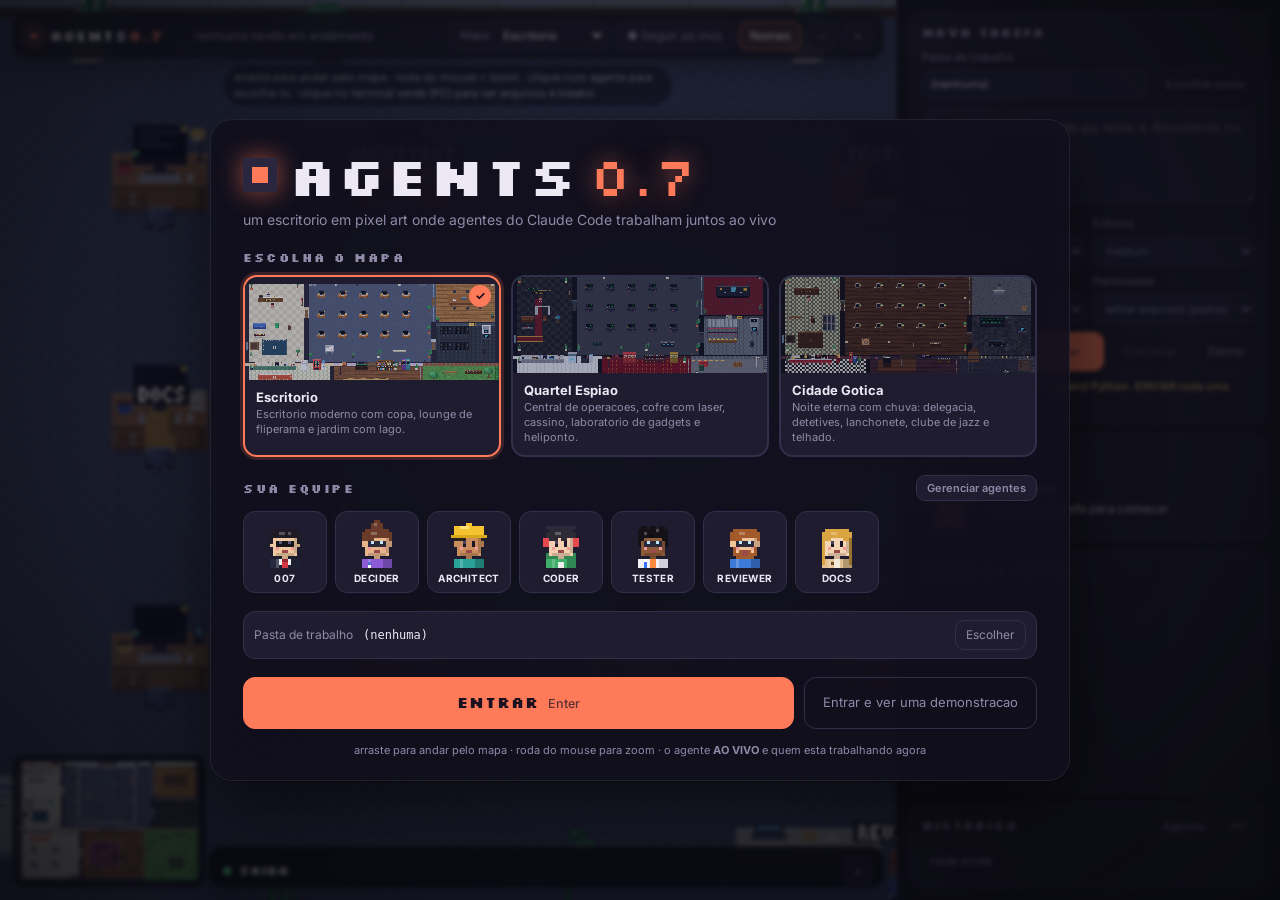
<file: front/index.html>
<!doctype html>
<html lang="pt-BR">
<head>
<meta charset="utf-8">
<meta name="viewport" content="width=device-width, initial-scale=1">
<title>agents0.7</title>
<link rel="preconnect" href="https://fonts.googleapis.com">
<link href="https://fonts.googleapis.com/css2?family=Silkscreen:wght@400;700&family=Inter:wght@400;500;600;700&display=swap" rel="stylesheet">
<link rel="stylesheet" href="style.css">
</head>
<body>
<div id="app">
  <main id="stage">
    <canvas id="world" aria-label="Mapa dos agentes"></canvas>

    <header id="topbar">
      <button id="btn-home" class="brand" title="Voltar para a tela inicial"><span class="logo"></span><b>AGENTS<em>0.7</em></b></button>
      <div id="chain" class="chain"><span class="chain-empty">nenhuma tarefa em andamento</span></div>
      <div class="tools">
        <label class="map-pick" title="Trocar de mapa"><span>Mapa</span><select id="sel-map"></select></label>
        <button id="btn-follow" class="chip on" title="A camera acompanha o agente ao vivo">● Seguir ao vivo</button>
        <button id="btn-names" class="chip on" title="Mostrar nomes">Nomes</button>
        <button id="btn-zoom-out" class="chip sq" title="Afastar">−</button>
        <button id="btn-zoom-in" class="chip sq" title="Aproximar">+</button>
      </div>
    </header>

    <div id="hint">arraste para andar pelo mapa · roda do mouse = zoom · clique num agente para escolhe-lo · clique no terminal verde (PC) para ver arquivos e tokens</div>

    <div id="minimap-wrap"><canvas id="minimap" width="180" height="120"></canvas><span>MAPA</span></div>

    <section id="output" class="collapsed">
      <header id="output-head"><span class="dot"></span><b>SAIDA</b><span id="output-meta"></span>
        <span id="output-reports" class="rep-group" hidden title="Baixar o relatorio do que foi feito">
          <span>Relatorio</span><button class="chip" data-fmt="docx">Word</button><button class="chip" data-fmt="txt">TXT</button>
        </span>
        <button id="output-toggle" class="chip sq">▴</button></header>
      <pre id="output-body">Nenhuma resposta ainda.</pre>
    </section>

    <div id="tooltip" hidden></div>
    <div id="toast" hidden></div>

    <div id="pc-modal" class="modal" hidden>
      <div class="modal-box">
        <header><b>TERMINAL · AO VIVO</b><button class="chip sq modal-close" data-close="pc-modal" title="Fechar">✕</button></header>
        <div class="pc-grid">
          <div class="pc-cell"><span>Rodando</span><b id="pc-live">ninguem</b></div>
          <div class="pc-cell"><span>Ha quanto tempo</span><b id="pc-since">-</b></div>
          <div class="pc-cell wide"><span>Ferramenta atual</span><b id="pc-tool">-</b></div>
          <div class="pc-cell"><span>Tokens (entrada / saida / cache)</span><b id="pc-tokens">0 / 0 / 0</b></div>
          <div class="pc-cell"><span>Custo</span><b id="pc-cost">US$ 0.0000</b></div>
        </div>
        <h3>Tokens por agente</h3>
        <table id="pc-agents"></table>
        <h3>Arquivos alterados <small>(mais novo primeiro)</small></h3>
        <ol id="pc-files"><li class="empty">nenhum ainda</li></ol>
      </div>
    </div>
  </main>

  <aside id="side">
    <section class="card">
      <h2>NOVA TAREFA</h2>
      <div class="folder">
        <label for="folder-path">Pasta de trabalho</label>
        <div class="folder-row">
          <input id="folder-path" type="text" readonly value="..." title="Pasta onde os agentes trabalham">
          <button id="btn-folder" class="ghost" title="Escolher a pasta onde os agentes vao trabalhar">Escolher pasta</button>
        </div>
      </div>
      <textarea id="prompt" rows="4" placeholder="Ex.: crie um script hello.py, teste e documente no README"></textarea>
      <div class="row">
        <label>Modelo<select id="sel-model"></select></label>
        <label>Esforco<select id="sel-effort"></select></label>
      </div>
      <div class="row">
        <label>Agente principal<select id="sel-agent"></select></label>
        <label>Permissoes<select id="sel-perm"></select></label>
      </div>
      <div class="row buttons">
        <button id="btn-send" class="primary">ENVIAR <small>Ctrl+Enter</small></button>
        <button id="btn-cancel" class="ghost" disabled>Cancelar</button>
        <button id="btn-demo" class="ghost" title="Simula uma cadeia de agentes sem gastar tokens">Demo</button>
      </div>
      <p id="mode-note" class="note"></p>
    </section>

    <section class="card live-card" id="live-card">
      <h2><span class="rec"></span>AO VIVO</h2>
      <div class="live-body">
        <canvas id="live-portrait" width="56" height="56"></canvas>
        <div>
          <div id="live-name">ninguem</div>
          <div id="live-action">envie uma tarefa para comecar</div>
          <div id="live-meta"></div>
        </div>
      </div>
    </section>

    <section class="card grow">
      <h2>LINHA DO TEMPO</h2>
      <ol id="feed"></ol>
    </section>

    <section class="card">
      <h2>HISTORICO
        <button id="btn-agents" class="chip h2-btn" title="Criar, editar ou excluir agentes">Agentes</button>
        <button id="btn-pc" class="chip h2-btn" title="Arquivos, ferramenta atual e tokens ao vivo">PC</button>
      </h2>
      <ul id="history"><li class="empty">nada ainda</li></ul>
    </section>
  </aside>

  <!-- gerenciador de agentes: lista + editor (perfil, aparencia, arquivo .md) -->
  <div id="agent-modal" class="modal" hidden>
    <div class="modal-box wide">
      <header><b>AGENTES</b><span class="modal-sub">crie, edite ou exclua os agentes da equipe</span><button class="chip sq modal-close" data-close="agent-modal" title="Fechar">✕</button></header>
      <div class="ag-wrap">
        <nav class="ag-list">
          <button id="ag-new" class="ag-item new"><span class="plus">+</span><span><b>Novo agente</b><small>a partir de um modelo pronto</small></span></button>
          <div id="ag-items"></div>
        </nav>
        <div class="ag-editor">
          <div class="ag-head">
            <canvas id="ag-preview" width="72" height="72"></canvas>
            <div class="ag-title"><b id="ag-title">Novo agente</b><small id="ag-file"></small></div>
            <div class="tabs" role="tablist">
              <button class="tab on" data-tab="perfil">Perfil</button>
              <button class="tab" data-tab="visual">Aparencia</button>
              <button class="tab" data-tab="arquivo">Arquivo .md</button>
            </div>
          </div>

          <section class="tab-body" data-body="perfil">
            <label id="ag-template-wrap">Comecar de um modelo<select id="ag-template"></select></label>
            <div class="row">
              <label>Nome (arquivo .md)<input id="ag-name" type="text" maxlength="41" placeholder="agent-designer" spellcheck="false"></label>
              <label>Modelo do Claude<select id="ag-model"></select></label>
            </div>
            <label>Descricao (uma linha: os outros agentes leem isto para saber quando chamar)<input id="ag-desc" type="text" maxlength="400" placeholder="Designer. Cuida do CSS e do visual."></label>
            <div class="tools-box">
              <div class="tools-head"><span>Ferramentas que ele pode usar</span><label class="all"><input id="ag-tools-all" type="checkbox"> todas (sem restricao)</label></div>
              <div id="ag-tools" class="tools-grid"></div>
            </div>
            <label>Instrucoes (corpo do .md: papel, regras, como responder)<textarea id="ag-prompt" rows="9" spellcheck="false" placeholder="Voce e o agent-..."></textarea></label>
          </section>

          <section class="tab-body" data-body="visual" hidden>
            <div class="visual">
              <canvas id="ag-preview-big" width="160" height="160"></canvas>
              <div class="visual-fields">
                <div class="skin-colors">
                  <label>Pele<input type="color" data-skin="skin"></label>
                  <label>Cabelo<input type="color" data-skin="hair"></label>
                  <label>Camisa<input type="color" data-skin="shirt"></label>
                  <label>Calca<input type="color" data-skin="pants"></label>
                  <label>Sapato<input type="color" data-skin="shoe"></label>
                  <label>Gravata<input type="color" data-skin="tie"></label>
                </div>
                <label>Penteado<select id="ag-hair"></select></label>
                <div id="ag-acc" class="skin-acc"></div>
                <button id="ag-random" class="ghost" title="Sortear uma aparencia">Sortear aparencia</button>
              </div>
            </div>
          </section>

          <section class="tab-body" data-body="arquivo" hidden>
            <p class="note">Edicao direta do arquivo. O cabecalho entre <code>---</code> precisa ter <code>name:</code> igual ao nome do arquivo e <code>description:</code>.</p>
            <textarea id="ag-raw" rows="16" spellcheck="false"></textarea>
            <div class="row buttons"><button id="ag-raw-save" class="ghost">Salvar arquivo</button><button id="ag-raw-reload" class="ghost">Recarregar</button></div>
          </section>

          <footer class="ag-foot">
            <p id="ag-note" class="note"></p>
            <button id="ag-delete" class="danger" hidden>Excluir</button>
            <button id="ag-save" class="primary">CRIAR AGENTE</button>
          </footer>
        </div>
      </div>
    </div>
  </div>

  <!-- tela inicial -->
  <section id="start" hidden>
    <div class="start-card">
      <div class="start-logo"><span class="logo-blk"></span><b>agents</b><em>0.7</em></div>
      <p class="start-sub">um escritorio em pixel art onde agentes do Claude Code trabalham juntos ao vivo</p>

      <h3>ESCOLHA O MAPA</h3>
      <div id="start-maps" class="map-cards"></div>

      <h3>SUA EQUIPE <button id="start-agents" class="chip">Gerenciar agentes</button></h3>
      <div id="start-team" class="team"></div>

      <div class="start-folder">
        <span>Pasta de trabalho</span><code id="start-folder">...</code><button id="start-folder-btn" class="chip">Escolher</button>
      </div>

      <div class="start-actions">
        <button id="start-go" class="primary big">ENTRAR <small>Enter</small></button>
        <button id="start-demo" class="ghost">Entrar e ver uma demonstracao</button>
      </div>
      <p class="start-foot">arraste para andar pelo mapa · roda do mouse para zoom · o agente <b>AO VIVO</b> e quem esta trabalhando agora</p>
    </div>
  </section>
</div>
<script src="game.js"></script>
<script src="app.js"></script>
</body>
</html>
</file>
<file: front/style.css>
:root {
  --bg: #0d0d16;
  --panel: #161523;
  --panel-2: #1e1c2e;
  --field: #24223a;
  --line: #322f4a;
  --text: #ece9f5;
  --dim: #8f8aa8;
  --accent: #ff7a59;
  --live: #ff5d73;
  --ok: #5ee08a;
  --warn: #ffd166;
  --pixel: "Silkscreen", "Consolas", monospace;
  --ui: "Inter", "Segoe UI", system-ui, sans-serif;
  --mono: "Cascadia Mono", "Consolas", monospace;
}
* { box-sizing: border-box; }
html, body { margin: 0; height: 100%; background: var(--bg); color: var(--text); font: 13px/1.45 var(--ui); overflow: hidden; }
button, select, textarea { font: inherit; color: inherit; }
#app { display: grid; grid-template-columns: 1fr 384px; height: 100vh; }

/* ------------------------------------------------------------- palco */
#stage { position: relative; overflow: hidden; background: #0b0b12; }
#world { position: absolute; inset: 0; width: 100%; height: 100%; display: block; image-rendering: pixelated; cursor: grab; touch-action: none; }
#world.dragging { cursor: grabbing; }

#topbar {
  position: absolute; top: 12px; left: 12px; right: 12px; display: flex; align-items: center; gap: 14px;
  padding: 8px 10px 8px 14px; border-radius: 14px; background: rgba(18, 16, 30, 0.78); border: 1px solid rgba(255, 255, 255, 0.07);
  backdrop-filter: blur(10px); box-shadow: 0 10px 30px rgba(0, 0, 0, 0.35); z-index: 3;
}
.brand { display: flex; align-items: center; gap: 9px; font-family: var(--pixel); font-size: 14px; letter-spacing: 1px; white-space: nowrap; }
.logo { width: 14px; height: 14px; background: var(--accent); box-shadow: inset 0 0 0 4px #2a2640, 0 0 12px rgba(255, 122, 89, 0.6); }
.chain { flex: 1; display: flex; align-items: center; gap: 6px; overflow: hidden; min-width: 0; mask-image: linear-gradient(90deg, transparent 0, #000 18px); }
.chain-empty { color: var(--dim); font-size: 12px; padding-left: 18px; }
.node { display: inline-flex; align-items: center; gap: 6px; padding: 4px 9px; border-radius: 999px; background: var(--panel-2); border: 1px solid var(--line); font: 700 11px var(--ui); letter-spacing: 0.6px; white-space: nowrap; }
.node i { width: 8px; height: 8px; border-radius: 2px; display: inline-block; }
.node.live { background: rgba(255, 93, 115, 0.16); border-color: var(--live); color: #ffd0d6; animation: pulse 1.2s ease-in-out infinite; }
.node.done { opacity: 0.55; }
.arrow { color: var(--dim); font-size: 11px; }
@keyframes pulse { 50% { box-shadow: 0 0 0 4px rgba(255, 93, 115, 0.18); } }
.tools { display: flex; gap: 6px; }
.chip { border: 1px solid var(--line); background: var(--panel-2); border-radius: 9px; padding: 5px 10px; cursor: pointer; font-size: 12px; color: var(--dim); white-space: nowrap; transition: 0.15s; }
.chip:hover { color: var(--text); border-color: #4a4668; }
.chip.on { color: var(--text); border-color: rgba(255, 122, 89, 0.6); background: rgba(255, 122, 89, 0.12); }
#btn-follow.on { color: #ffd0d6; border-color: rgba(255, 93, 115, 0.7); background: rgba(255, 93, 115, 0.14); }
.chip.sq { width: 30px; padding: 5px 0; text-align: center; }

#hint { position: absolute; top: 66px; left: 50%; transform: translateX(-50%); font-size: 11px; color: rgba(236, 233, 245, 0.75); background: rgba(18, 16, 30, 0.55); padding: 4px 10px; border-radius: 999px; pointer-events: none; transition: opacity 1s; z-index: 2; }
#hint.gone { opacity: 0; }

#minimap-wrap { position: absolute; left: 12px; bottom: 12px; padding: 6px; border-radius: 12px; background: rgba(18, 16, 30, 0.82); border: 1px solid rgba(255, 255, 255, 0.07); z-index: 3; }
#minimap { display: block; width: 180px; height: 120px; image-rendering: pixelated; border-radius: 6px; cursor: crosshair; }
#minimap-wrap span { position: absolute; top: 9px; left: 11px; font-family: var(--pixel); font-size: 9px; color: rgba(255, 255, 255, 0.7); pointer-events: none; text-shadow: 0 1px 2px #000; }

#output { position: absolute; left: 208px; right: 12px; bottom: 12px; max-height: 46%; display: flex; flex-direction: column; border-radius: 14px; background: rgba(14, 13, 24, 0.92); border: 1px solid rgba(255, 255, 255, 0.08); backdrop-filter: blur(10px); z-index: 3; transition: max-height 0.25s; box-shadow: 0 10px 30px rgba(0, 0, 0, 0.35); }
#output.collapsed { max-height: 42px; }
#output-head { display: flex; align-items: center; gap: 8px; padding: 9px 10px 9px 14px; font-family: var(--pixel); font-size: 12px; cursor: pointer; }
#output-head .dot { width: 8px; height: 8px; border-radius: 2px; background: var(--ok); }
#output-meta { flex: 1; color: var(--dim); font-family: var(--ui); font-size: 11px; }
#output-body { margin: 0; padding: 4px 16px 14px; overflow: auto; white-space: pre-wrap; font: 12.5px/1.55 var(--mono); color: #d7f5df; }
#output.collapsed #output-body { display: none; }

#tooltip { position: fixed; z-index: 10; pointer-events: none; background: rgba(18, 16, 30, 0.95); border: 1px solid var(--line); border-radius: 10px; padding: 8px 10px; max-width: 260px; font-size: 12px; box-shadow: 0 8px 22px rgba(0, 0, 0, 0.4); }
#tooltip b { font-family: var(--pixel); font-size: 11px; }
#tooltip p { margin: 4px 0 0; color: var(--dim); }
#toast { position: absolute; top: 70px; right: 14px; z-index: 6; background: var(--panel-2); border: 1px solid var(--line); border-left: 3px solid var(--accent); padding: 8px 12px; border-radius: 10px; font-size: 12px; box-shadow: 0 8px 22px rgba(0, 0, 0, 0.4); }

/* ------------------------------------------------------------- painel */
#side { background: var(--panel); border-left: 1px solid var(--line); display: flex; flex-direction: column; gap: 10px; padding: 12px; overflow: hidden; }
.card { background: var(--panel-2); border: 1px solid var(--line); border-radius: 14px; padding: 12px; }
.card.grow { flex: 1; min-height: 120px; display: flex; flex-direction: column; }
h2 { margin: 0 0 10px; font: 700 12px var(--pixel); letter-spacing: 1px; color: var(--dim); display: flex; align-items: center; gap: 8px; }
textarea { width: 100%; resize: vertical; min-height: 74px; background: var(--field); border: 1px solid var(--line); border-radius: 10px; padding: 9px 10px; outline: none; transition: 0.15s; }
textarea:focus, select:focus { border-color: var(--accent); box-shadow: 0 0 0 3px rgba(255, 122, 89, 0.15); }
.row { display: flex; gap: 8px; margin-top: 8px; }
.row label { flex: 1; display: flex; flex-direction: column; gap: 4px; font-size: 11px; color: var(--dim); min-width: 0; }
select { background: var(--field); border: 1px solid var(--line); border-radius: 9px; padding: 6px 8px; outline: none; min-width: 0; }
.buttons button { border-radius: 10px; border: 1px solid var(--line); padding: 9px 10px; cursor: pointer; transition: 0.15s; }
.primary { flex: 1; background: var(--accent); border-color: var(--accent) !important; color: #1a1020; font-family: var(--pixel); font-weight: 700; letter-spacing: 1px; }
.primary small { font-family: var(--ui); font-weight: 500; opacity: 0.7; letter-spacing: 0; }
.primary:hover { filter: brightness(1.08); transform: translateY(-1px); }
.primary:disabled { opacity: 0.5; transform: none; cursor: progress; }
.ghost { background: transparent; color: var(--dim); }
.ghost:hover:not(:disabled) { color: var(--text); border-color: #4a4668; }
.ghost:disabled { opacity: 0.4; cursor: default; }
.note { margin: 8px 0 0; font-size: 11px; color: var(--dim); }
.note.warn { color: var(--warn); }

.live-card { border-color: #3a2f48; }
.live-card.on { border-color: rgba(255, 93, 115, 0.6); box-shadow: 0 0 0 1px rgba(255, 93, 115, 0.2), 0 0 24px rgba(255, 93, 115, 0.12); }
.rec { width: 9px; height: 9px; border-radius: 50%; background: #4a4458; }
.live-card.on .rec { background: var(--live); animation: blink 1s steps(2) infinite; }
.live-card.on h2 { color: #ffb3bf; }
@keyframes blink { 50% { opacity: 0.25; } }
.live-body { display: flex; gap: 12px; align-items: center; }
#live-portrait { width: 56px; height: 56px; border-radius: 12px; background: radial-gradient(circle at 50% 30%, #2f2b48, #1a1828); border: 1px solid var(--line); image-rendering: pixelated; flex: none; }
#live-name { font: 700 15px var(--ui); letter-spacing: 0.3px; }
#live-action { color: var(--text); opacity: 0.85; font-size: 12px; margin-top: 2px; word-break: break-word; }
#live-meta { color: var(--dim); font-size: 11px; margin-top: 3px; }

#feed { list-style: none; margin: 0; padding: 0 2px 0 0; overflow: auto; flex: 1; font-size: 12px; }
#feed li { display: grid; grid-template-columns: 52px 1fr; gap: 6px; padding: 5px 0; border-bottom: 1px dashed rgba(255, 255, 255, 0.05); animation: in 0.25s ease-out; }
#feed time { color: var(--dim); font: 11px var(--mono); padding-top: 1px; }
#feed .who { font: 700 11px var(--ui); letter-spacing: 0.5px; }
#feed .msg { color: var(--dim); }
#feed .k-live .who { color: var(--live); }
#feed .k-mail { background: rgba(255, 209, 102, 0.05); border-radius: 6px; }
#feed .k-ok .who { color: var(--ok); }
#feed .k-err .who { color: var(--live); }
#feed .k-tool { opacity: 0.8; }
#feed .perf { font: 700 10px var(--pixel); padding: 1px 5px; border-radius: 4px; background: rgba(255, 209, 102, 0.15); color: var(--warn); margin: 0 4px; }
#feed .perf.inform { background: rgba(94, 224, 138, 0.14); color: var(--ok); }
#feed .perf.failure { background: rgba(255, 93, 115, 0.14); color: var(--live); }
@keyframes in { from { opacity: 0; transform: translateY(4px); } }

#history { list-style: none; margin: 0; padding: 0; max-height: 150px; overflow: auto; }
#history li { display: flex; gap: 8px; align-items: center; padding: 6px 8px; border-radius: 8px; cursor: pointer; font-size: 12px; }
#history li:hover { background: rgba(255, 255, 255, 0.04); }
#history li.empty { color: var(--dim); cursor: default; }
#history .st { width: 18px; text-align: center; }
#history .tx { flex: 1; overflow: hidden; text-overflow: ellipsis; white-space: nowrap; color: var(--dim); }
#history .ag { font: 700 11px var(--ui); letter-spacing: 0.5px; }

::-webkit-scrollbar { width: 8px; height: 8px; }
::-webkit-scrollbar-thumb { background: #34304d; border-radius: 8px; }
::-webkit-scrollbar-track { background: transparent; }

@media (max-width: 900px) {
  #app { grid-template-columns: 1fr; grid-template-rows: 55vh 1fr; }
  #side { border-left: 0; border-top: 1px solid var(--line); overflow: auto; }
  #output { left: 12px; bottom: 150px; }
  .tools .chip:not(.sq):not(#btn-follow) { display: none; }
}

/* pasta de trabalho */
.folder { display: flex; flex-direction: column; gap: 4px; margin-bottom: 8px; font-size: 11px; color: var(--dim); }
.folder-row { display: flex; gap: 6px; }
#folder-path { flex: 1; min-width: 0; background: var(--field); border: 1px solid var(--line); border-radius: 9px; padding: 6px 8px; outline: none; color: var(--text); font: inherit; font-size: 11px; text-overflow: ellipsis; }
#btn-folder { white-space: nowrap; font-size: 11px; border-radius: 9px; border: 1px solid var(--line); padding: 6px 10px; cursor: pointer; transition: 0.15s; }

/* historico: botoes do titulo e relatorio .docx */
h2 .h2-btn { margin-left: auto; font: 600 10px var(--ui); letter-spacing: 0.3px; padding: 3px 8px; }
h2 .h2-btn + .h2-btn { margin-left: 0; }
#history .rep { border: 1px solid var(--line); background: var(--field); color: var(--dim); border-radius: 7px; padding: 2px 6px; font: 700 9px var(--ui); letter-spacing: 0.4px; cursor: pointer; }
#history .rep:hover { color: var(--text); border-color: var(--accent); }

/* modais (terminal do PC e criar agente) */
.modal { position: absolute; inset: 0; z-index: 5; display: flex; align-items: center; justify-content: center; background: rgba(8, 8, 14, 0.62); }
.modal[hidden] { display: none; }
.modal-box { width: min(760px, calc(100% - 40px)); max-height: calc(100% - 40px); overflow: auto; background: var(--panel); border: 1px solid var(--line); border-radius: 14px; padding: 14px 16px; box-shadow: 0 18px 50px rgba(0, 0, 0, 0.55); }
.modal-box > header { display: flex; align-items: center; gap: 8px; margin-bottom: 12px; font: 700 12px var(--pixel); letter-spacing: 1px; }
.modal-box > header .modal-close { margin-left: auto; }
.modal-box h3 { margin: 14px 0 6px; font: 700 11px var(--pixel); letter-spacing: 1px; color: var(--dim); }
.modal-box h3 small { font: 400 10px var(--ui); letter-spacing: 0; }
.pc-grid { display: grid; grid-template-columns: repeat(2, 1fr); gap: 8px; }
.pc-cell { background: var(--panel-2); border: 1px solid var(--line); border-radius: 10px; padding: 8px 10px; display: flex; flex-direction: column; gap: 3px; min-width: 0; }
.pc-cell.wide { grid-column: 1 / -1; }
.pc-cell span { font-size: 10px; color: var(--dim); }
.pc-cell b { font: 600 13px var(--mono); overflow: hidden; text-overflow: ellipsis; white-space: nowrap; }
#pc-agents { width: 100%; border-collapse: collapse; font: 12px var(--mono); }
#pc-agents th { text-align: left; font: 600 10px var(--ui); color: var(--dim); padding: 3px 6px; border-bottom: 1px solid var(--line); }
#pc-agents td { padding: 3px 6px; border-bottom: 1px solid rgba(255, 255, 255, 0.04); }
#pc-agents tr.live td { color: var(--live); }
#pc-agents td.empty, #pc-files li.empty { color: var(--dim); font-family: var(--ui); }
#pc-files { list-style: none; margin: 0; padding: 0; max-height: 260px; overflow: auto; font: 12px var(--mono); }
#pc-files li { display: flex; gap: 8px; align-items: baseline; padding: 4px 6px; border-radius: 6px; }
#pc-files li:first-child:not(.empty) { background: rgba(126, 231, 135, 0.08); }
#pc-files time { color: var(--dim); font-size: 10px; }
#pc-files b { color: var(--ok); min-width: 64px; }
#pc-files .path { flex: 1; min-width: 0; overflow: hidden; text-overflow: ellipsis; white-space: nowrap; direction: rtl; text-align: left; }
#pc-files .by { color: var(--dim); font: 700 10px var(--ui); }
.ag-form { display: flex; gap: 14px; }
.ag-fields { flex: 1; display: flex; flex-direction: column; gap: 8px; min-width: 0; }
.ag-fields label, .ag-skin > label { display: flex; flex-direction: column; gap: 4px; font-size: 11px; color: var(--dim); }
.ag-fields input[type="text"] { background: var(--field); border: 1px solid var(--line); border-radius: 9px; padding: 6px 8px; outline: none; color: var(--text); font: inherit; font-size: 12px; }
.ag-fields input:disabled, .ag-fields textarea:disabled { opacity: 0.55; }
.ag-skin { width: 230px; display: flex; flex-direction: column; gap: 8px; }
#ag-preview { width: 96px; height: 96px; align-self: center; image-rendering: pixelated; background: var(--panel-2); border: 1px solid var(--line); border-radius: 12px; }
.skin-colors { display: grid; grid-template-columns: repeat(3, 1fr); gap: 6px; }
.skin-colors label { display: flex; flex-direction: column; gap: 2px; font-size: 10px; color: var(--dim); }
.skin-colors input[type="color"] { width: 100%; height: 24px; padding: 0; border: 1px solid var(--line); border-radius: 6px; background: var(--field); cursor: pointer; }
.skin-acc { display: flex; flex-wrap: wrap; gap: 4px 10px; font-size: 11px; color: var(--dim); }
.skin-acc label { display: flex; align-items: center; gap: 4px; cursor: pointer; }

/* ================================================================ agents0.7 */
#app { position: relative; }
.modal { position: fixed; z-index: 20; }
.brand { background: none; border: 0; padding: 0; color: var(--text); cursor: pointer; }
.brand b em { font-style: normal; color: var(--accent); margin-left: 1px; }
.brand:hover .logo { transform: rotate(45deg); }
.logo { transition: transform 0.25s; }
.map-pick { display: flex; align-items: center; gap: 6px; border: 1px solid var(--line); background: var(--panel-2); border-radius: 9px; padding: 0 4px 0 9px; font-size: 11px; color: var(--dim); }
.map-pick select { border: 0; background: transparent; padding: 5px 4px; font-size: 12px; color: var(--text); cursor: pointer; }
.map-pick select option { background: var(--panel); }

/* relatorio Word / TXT */
.rep-group { display: inline-flex; align-items: center; gap: 4px; margin-right: 4px; font: 500 11px var(--ui); color: var(--dim); }
.rep-group[hidden] { display: none; }
.rep-group .chip { padding: 3px 9px; font-weight: 700; }
#history .rep.word { color: #8fb3ff; }
#history .rep.txt { color: #c9f7d4; }

/* gerenciador de agentes */
.modal-box.wide { width: min(1080px, calc(100% - 40px)); height: min(720px, calc(100% - 40px)); display: flex; flex-direction: column; padding: 14px 16px 12px; }
.modal-sub { font: 400 11px var(--ui); color: var(--dim); letter-spacing: 0; }
.ag-wrap { flex: 1; display: flex; gap: 14px; min-height: 0; }
.ag-list { width: 260px; display: flex; flex-direction: column; gap: 6px; overflow: auto; padding-right: 4px; }
#ag-items { display: flex; flex-direction: column; gap: 6px; }
.ag-item { display: flex; align-items: center; gap: 10px; width: 100%; text-align: left; background: var(--panel-2); border: 1px solid var(--line); border-radius: 12px; padding: 8px; cursor: pointer; color: var(--text); transition: 0.15s; }
.ag-item:hover { border-color: #4a4668; }
.ag-item.on { border-color: var(--accent); background: rgba(255, 122, 89, 0.08); }
.ag-item canvas { width: 40px; height: 40px; image-rendering: pixelated; background: radial-gradient(circle at 50% 30%, #2f2b48, #1a1828); border-radius: 9px; flex: none; }
.ag-item span { display: flex; flex-direction: column; min-width: 0; }
.ag-item b { font: 700 12px var(--ui); }
.ag-item small { color: var(--dim); font-size: 11px; overflow: hidden; text-overflow: ellipsis; white-space: nowrap; }
.ag-item .tag { font: 700 9px var(--ui); color: #ffd166; margin-left: 4px; }
.ag-item.new { border-style: dashed; }
.ag-item .plus { width: 40px; height: 40px; border-radius: 9px; display: grid; place-items: center; font: 700 22px var(--ui); color: var(--accent); background: rgba(255, 122, 89, 0.1); flex: none; }
.ag-editor { flex: 1; min-width: 0; display: flex; flex-direction: column; background: var(--panel-2); border: 1px solid var(--line); border-radius: 14px; padding: 12px; }
.ag-head { display: flex; align-items: center; gap: 12px; margin-bottom: 10px; }
#ag-preview { width: 56px; height: 56px; image-rendering: pixelated; background: radial-gradient(circle at 50% 30%, #2f2b48, #1a1828); border: 1px solid var(--line); border-radius: 12px; }
.ag-title { display: flex; flex-direction: column; flex: 1; min-width: 0; }
.ag-title b { font: 700 16px var(--ui); }
.ag-title small { color: var(--dim); font: 11px var(--mono); overflow: hidden; text-overflow: ellipsis; white-space: nowrap; }
.tabs { display: flex; gap: 4px; background: var(--field); border-radius: 10px; padding: 3px; }
.tab { border: 0; background: transparent; color: var(--dim); padding: 6px 12px; border-radius: 8px; cursor: pointer; font: 600 12px var(--ui); }
.tab.on { background: var(--panel); color: var(--text); box-shadow: 0 1px 0 rgba(255, 255, 255, 0.05); }
.tab-body { flex: 1; overflow: auto; display: flex; flex-direction: column; gap: 9px; padding-right: 4px; }
.tab-body[hidden] { display: none; }
.tab-body label { display: flex; flex-direction: column; gap: 4px; font-size: 11px; color: var(--dim); }
.tab-body .row { margin-top: 0; }
.tab-body input[type="text"] { background: var(--field); border: 1px solid var(--line); border-radius: 9px; padding: 7px 9px; outline: none; color: var(--text); font: inherit; font-size: 12px; }
.tab-body input[type="text"]:focus { border-color: var(--accent); }
.tab-body textarea { font: 12px/1.5 var(--mono); }
#ag-raw { flex: 1; min-height: 260px; }
.tools-box { background: var(--field); border: 1px solid var(--line); border-radius: 10px; padding: 8px 10px; }
.tools-head { display: flex; align-items: center; justify-content: space-between; font-size: 11px; color: var(--dim); margin-bottom: 6px; }
.tools-head .all { flex-direction: row; align-items: center; gap: 5px; color: var(--text); cursor: pointer; }
.tools-grid { display: grid; grid-template-columns: repeat(4, 1fr); gap: 4px 10px; }
.tools-grid label { flex-direction: row; align-items: center; gap: 5px; font: 12px var(--mono); color: var(--text); cursor: pointer; }
.tools-grid.off { opacity: 0.4; pointer-events: none; }
.visual { display: flex; gap: 16px; align-items: flex-start; }
#ag-preview-big { width: 160px; height: 160px; image-rendering: pixelated; background: radial-gradient(circle at 50% 30%, #34305a, #16141f); border: 1px solid var(--line); border-radius: 16px; flex: none; }
.visual-fields { flex: 1; display: flex; flex-direction: column; gap: 10px; }
.visual-fields .ghost { align-self: flex-start; border: 1px solid var(--line); border-radius: 9px; padding: 6px 12px; cursor: pointer; }
.ag-foot { display: flex; align-items: center; gap: 8px; margin-top: 10px; padding-top: 10px; border-top: 1px solid var(--line); }
.ag-foot .note { flex: 1; margin: 0; }
.ag-foot button { border-radius: 10px; padding: 9px 16px; cursor: pointer; border: 1px solid var(--line); }
.ag-foot .primary { flex: none; }
.danger { background: transparent; color: #ff8a9a; border-color: rgba(255, 93, 115, 0.5) !important; }
.danger:hover { background: rgba(255, 93, 115, 0.12); }
.danger.confirm { background: var(--live); color: #1a1020; }
.tab-body .buttons button { border-radius: 9px; padding: 7px 12px; cursor: pointer; border: 1px solid var(--line); }
.note code { font: 11px var(--mono); color: var(--text); background: var(--field); padding: 0 4px; border-radius: 4px; }

/* tela inicial */
#start { position: fixed; inset: 0; z-index: 30; display: flex; align-items: center; justify-content: center; background: radial-gradient(ellipse at 50% 40%, rgba(13, 13, 22, 0.35), rgba(8, 8, 14, 0.88)); backdrop-filter: blur(2px); animation: fade 0.4s ease-out; }
#start[hidden] { display: none; }
#start.leaving { animation: fadeout 0.35s ease-in forwards; }
@keyframes fade { from { opacity: 0; } }
@keyframes fadeout { to { opacity: 0; transform: scale(1.02); } }
.start-card { width: min(860px, calc(100% - 40px)); max-height: calc(100% - 40px); overflow: auto; background: rgba(18, 16, 30, 0.86); border: 1px solid rgba(255, 255, 255, 0.08); border-radius: 22px; padding: 28px 32px 22px; box-shadow: 0 30px 80px rgba(0, 0, 0, 0.6); backdrop-filter: blur(12px); }
.start-logo { display: flex; align-items: center; gap: 12px; font-family: var(--pixel); font-size: 54px; line-height: 1; letter-spacing: 2px; }
.start-logo b { font-weight: 700; }
.start-logo em { font-style: normal; color: var(--accent); text-shadow: 0 0 22px rgba(255, 122, 89, 0.55); animation: glow 2.4s ease-in-out infinite; }
@keyframes glow { 50% { text-shadow: 0 0 6px rgba(255, 122, 89, 0.3); } }
.logo-blk { width: 34px; height: 34px; background: var(--accent); box-shadow: inset 0 0 0 9px #2a2640, 0 0 24px rgba(255, 122, 89, 0.6); animation: spin 6s linear infinite; }
@keyframes spin { to { transform: rotate(360deg); } }
.start-sub { color: var(--dim); margin: 8px 0 20px; font-size: 14px; }
.start-card h3 { display: flex; align-items: center; gap: 10px; font: 700 12px var(--pixel); letter-spacing: 1.5px; color: var(--dim); margin: 18px 0 10px; }
.start-card h3 .chip { margin-left: auto; font: 600 11px var(--ui); letter-spacing: 0; }
.map-cards { display: grid; grid-template-columns: repeat(3, 1fr); gap: 10px; }
.map-card { position: relative; text-align: left; border: 2px solid var(--line); border-radius: 14px; padding: 0; background: var(--panel-2); color: var(--text); cursor: pointer; overflow: hidden; transition: 0.15s; }
.map-card:hover { transform: translateY(-2px); border-color: #4a4668; }
.map-card.on { border-color: var(--accent); box-shadow: 0 0 0 3px rgba(255, 122, 89, 0.18); }
.map-card canvas { display: block; width: 100%; height: 96px; image-rendering: pixelated; background: #0b0b12; }
.map-card div { padding: 9px 11px 11px; }
.map-card b { display: block; font: 700 13px var(--ui); }
.map-card small { color: var(--dim); font-size: 11px; line-height: 1.35; display: block; margin-top: 2px; }
.map-card .check { position: absolute; top: 8px; right: 8px; width: 22px; height: 22px; border-radius: 50%; background: var(--accent); color: #1a1020; display: none; place-items: center; font: 700 12px var(--ui); }
.map-card.on .check { display: grid; }
.team { display: flex; flex-wrap: wrap; gap: 8px; }
.team button { display: flex; flex-direction: column; align-items: center; gap: 4px; width: 84px; padding: 8px 4px; border-radius: 12px; border: 1px solid var(--line); background: var(--panel-2); color: var(--text); cursor: pointer; transition: 0.15s; }
.team button:hover { border-color: var(--accent); transform: translateY(-2px); }
.team canvas { width: 48px; height: 48px; image-rendering: pixelated; }
.team span { font: 700 10px var(--ui); letter-spacing: 0.4px; max-width: 78px; overflow: hidden; text-overflow: ellipsis; white-space: nowrap; }
.start-folder { display: flex; align-items: center; gap: 10px; margin-top: 18px; font-size: 12px; color: var(--dim); background: var(--panel-2); border: 1px solid var(--line); border-radius: 12px; padding: 8px 10px; }
.start-folder code { flex: 1; min-width: 0; overflow: hidden; text-overflow: ellipsis; white-space: nowrap; color: var(--text); font: 12px var(--mono); }
.start-actions { display: flex; gap: 10px; margin-top: 18px; }
.start-actions button { border-radius: 12px; padding: 12px 18px; cursor: pointer; border: 1px solid var(--line); font-size: 13px; }
.primary.big { flex: 1; font-size: 15px; padding: 14px; }
.start-foot { text-align: center; color: var(--dim); font-size: 11px; margin: 14px 0 0; }
@media (max-width: 760px) { .map-cards { grid-template-columns: 1fr; } .start-logo { font-size: 38px; } .ag-wrap { flex-direction: column; } .ag-list { width: auto; max-height: 160px; } }
#agent-modal { z-index: 40; }
#agent-modal [hidden], #start [hidden] { display: none !important; }
</file>
